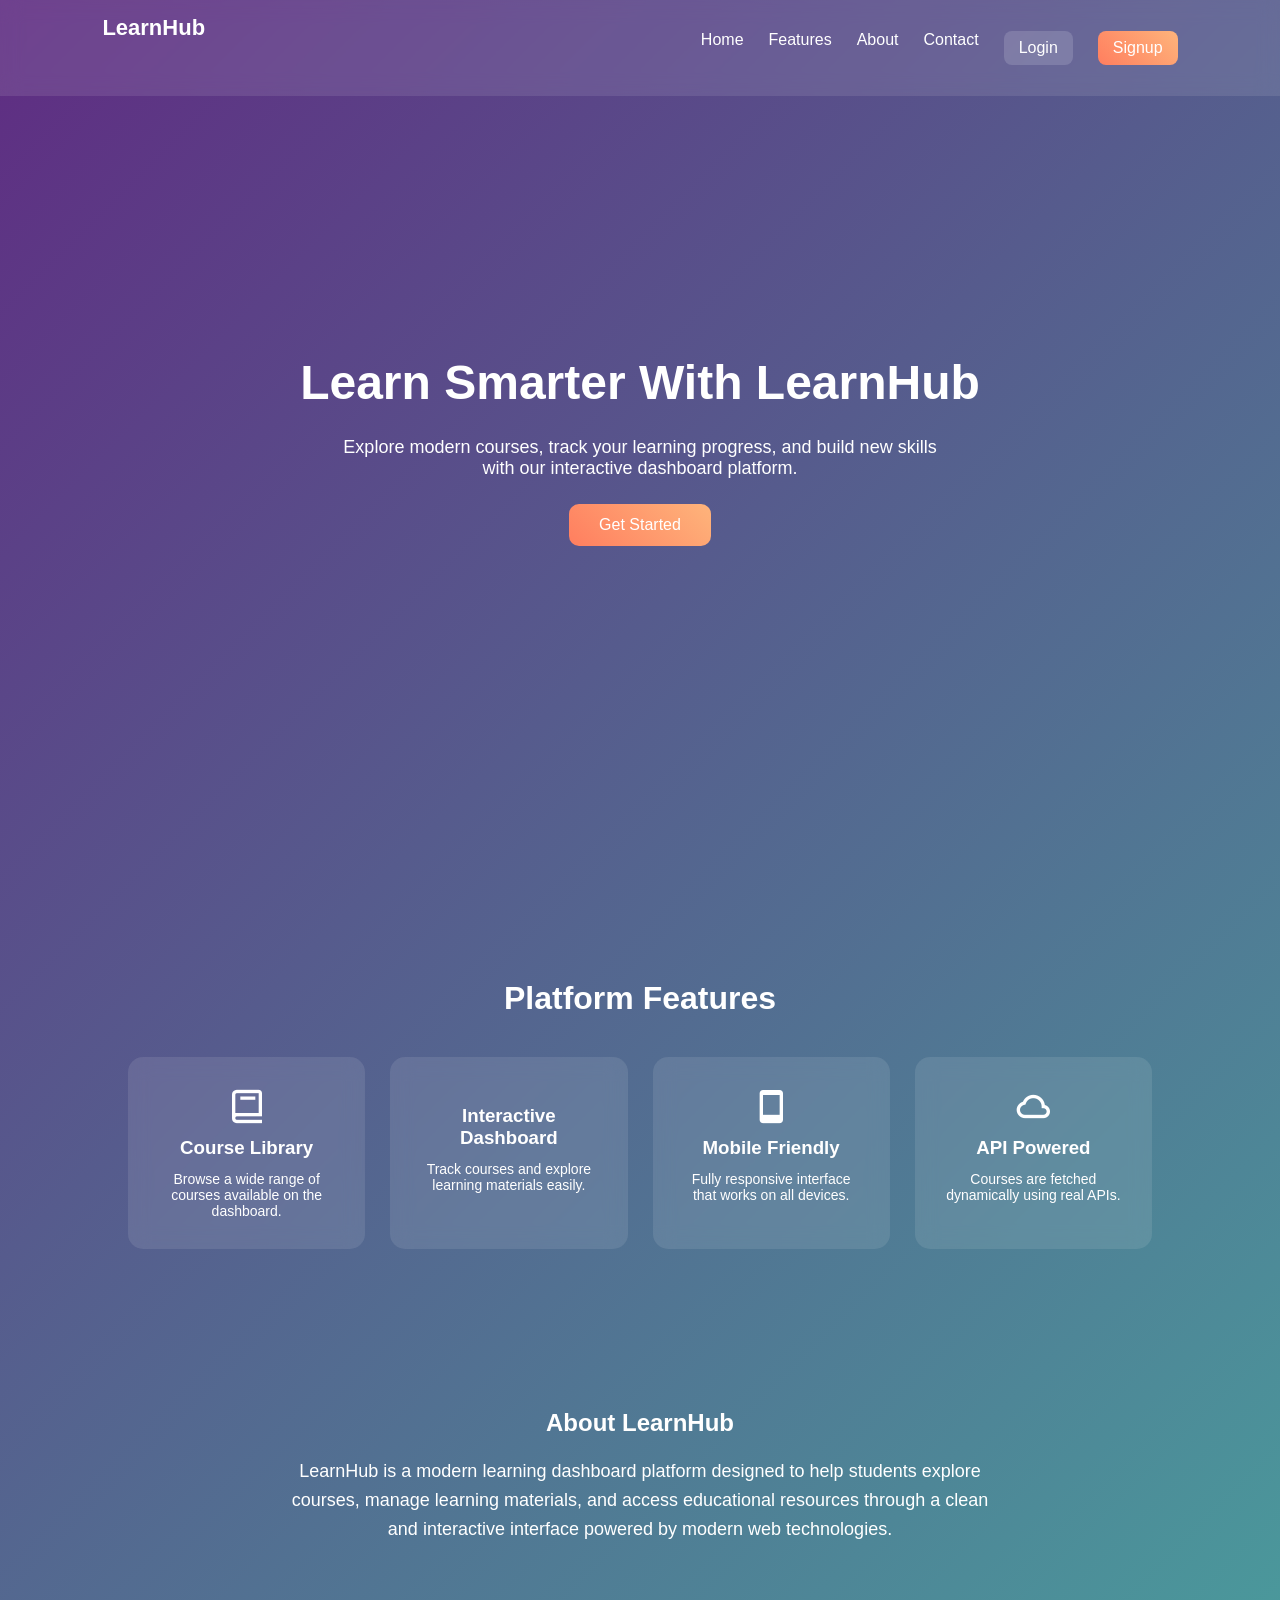
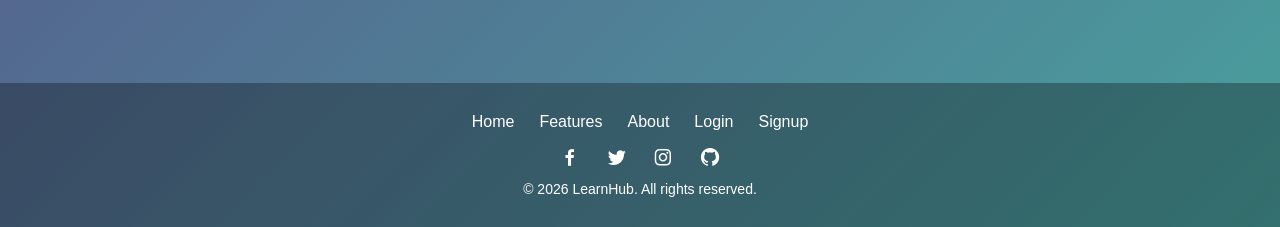
<file: index.html>
<!DOCTYPE html>
<html lang="en">

<head>

<meta charset="UTF-8">
<meta name="viewport" content="width=device-width, initial-scale=1.0">

<title>LearnHub</title>

<link href='https://unpkg.com/boxicons@2.1.4/css/boxicons.min.css' rel='stylesheet'>
<link rel="stylesheet" href="style.css">

</head>

<body>

<!-- NAVBAR -->

<nav class="navbar">

<div class="logo">LearnHub</div>

<ul class="nav-links">

<li><a href="#">Home</a></li>
<li><a href="#features">Features</a></li>
<li><a href="#about">About</a></li>
<li><a href="#footer">Contact</a></li>

<li class="nav-btn"><a href="login.html">Login</a></li>

<li class="nav-btn signup"><a href="signup.html">Signup</a></li>

</ul>

</nav>


<!-- HERO -->

<section class="hero">

<h1>Learn Smarter With LearnHub</h1>

<p>
Explore modern courses, track your learning progress,
and build new skills with our interactive dashboard platform.
</p>

<a href="signup.html">
<button>Get Started</button>
</a>

</section>


<!-- FEATURES -->

<section class="features" id="features">

<h2>Platform Features</h2>

<div class="features-grid">

<div class="feature-card">
<i class='bx bx-book'></i>
<h3>Course Library</h3>
<p>Browse a wide range of courses available on the dashboard.</p>
</div>

<div class="feature-card">
<i class='bx bx-dashboard'></i>
<h3>Interactive Dashboard</h3>
<p>Track courses and explore learning materials easily.</p>
</div>

<div class="feature-card">
<i class='bx bx-mobile'></i>
<h3>Mobile Friendly</h3>
<p>Fully responsive interface that works on all devices.</p>
</div>

<div class="feature-card">
<i class='bx bx-cloud'></i>
<h3>API Powered</h3>
<p>Courses are fetched dynamically using real APIs.</p>
</div>

</div>

</section>


<!-- ABOUT -->

<section class="about" id="about">

<h2>About LearnHub</h2>

<p>

LearnHub is a modern learning dashboard platform designed
to help students explore courses, manage learning materials,
and access educational resources through a clean and
interactive interface powered by modern web technologies.

</p>

</section>


<!-- FOOTER -->

<footer id="footer">

<div class="footer-links">

<a href="#">Home</a>
<a href="#features">Features</a>
<a href="#about">About</a>
<a href="login.html">Login</a>
<a href="signup.html">Signup</a>

</div>

<div class="socials">

<i class='bx bxl-facebook'></i>
<i class='bx bxl-twitter'></i>
<i class='bx bxl-instagram'></i>
<i class='bx bxl-github'></i>

</div>

<p style="margin-top:10px;font-size:14px;">
© 2026 LearnHub. All rights reserved.
</p>

</footer>

</body>
</html>
</file>
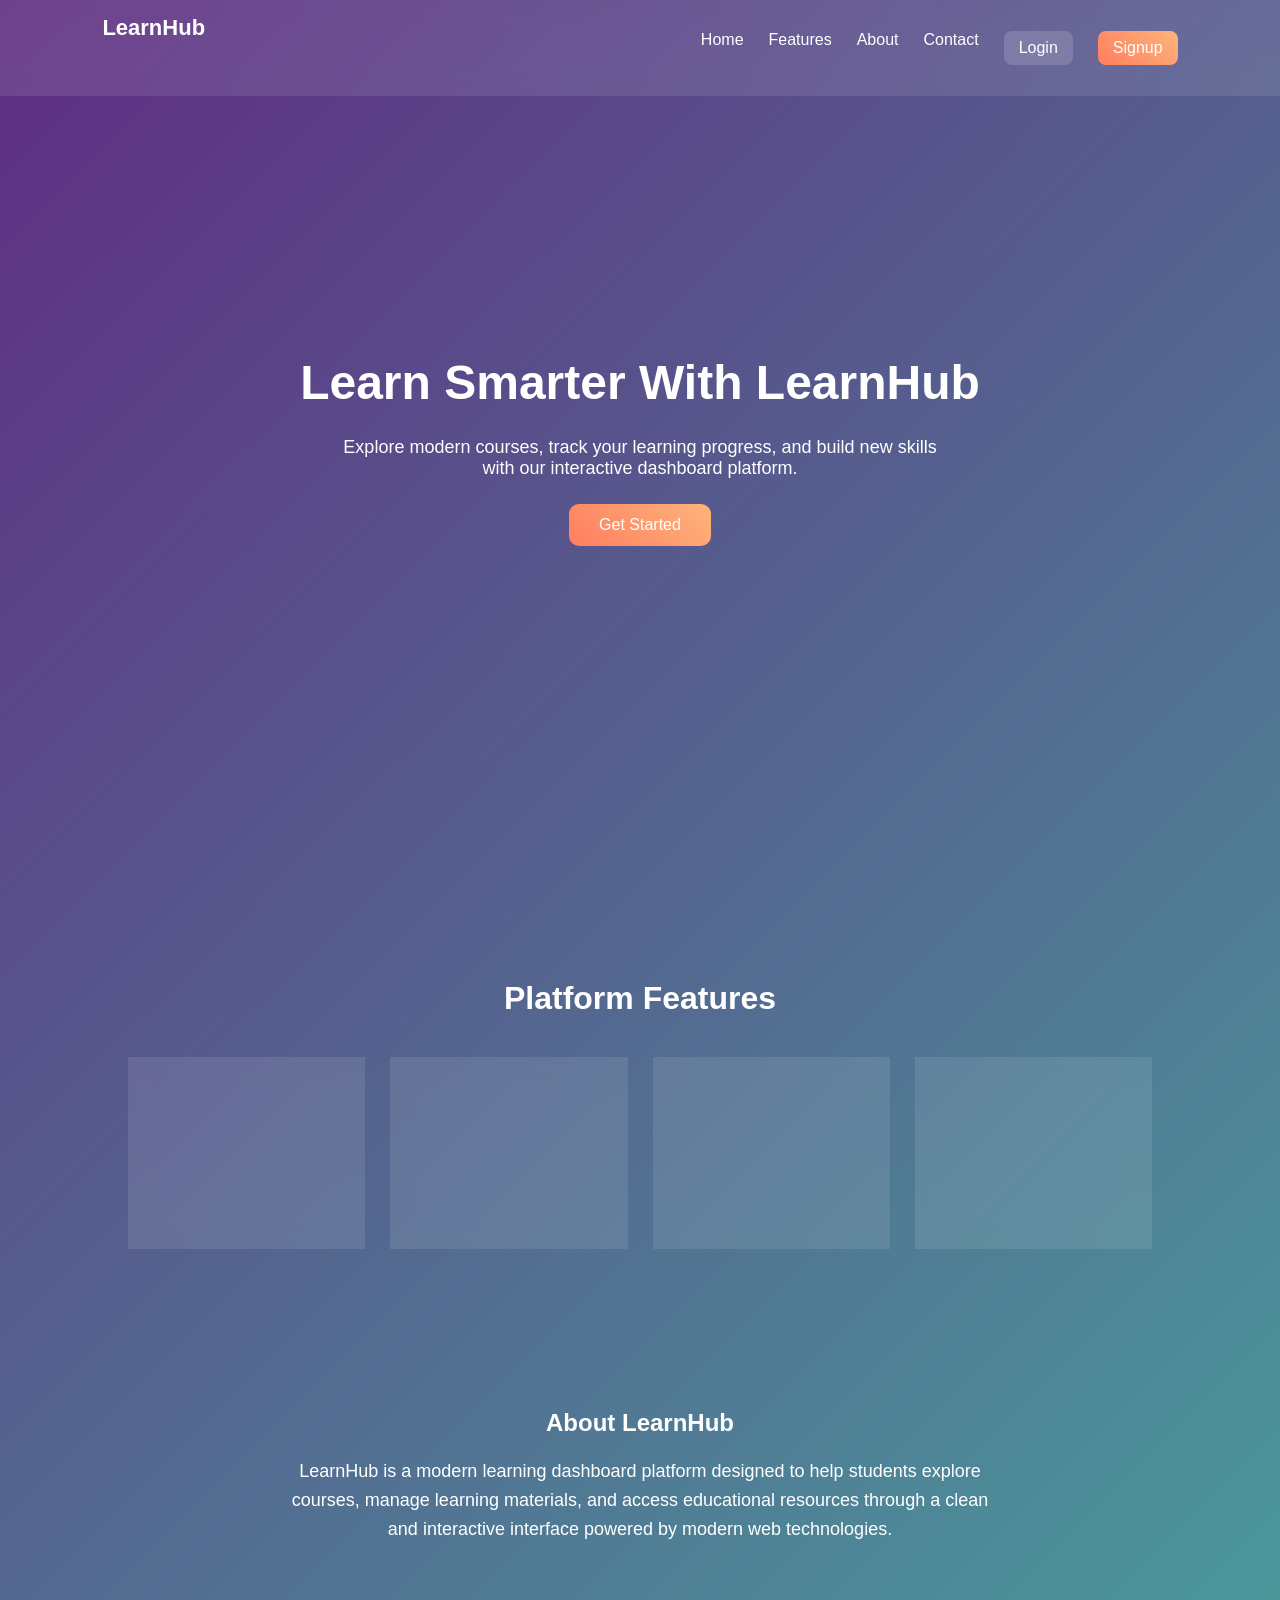
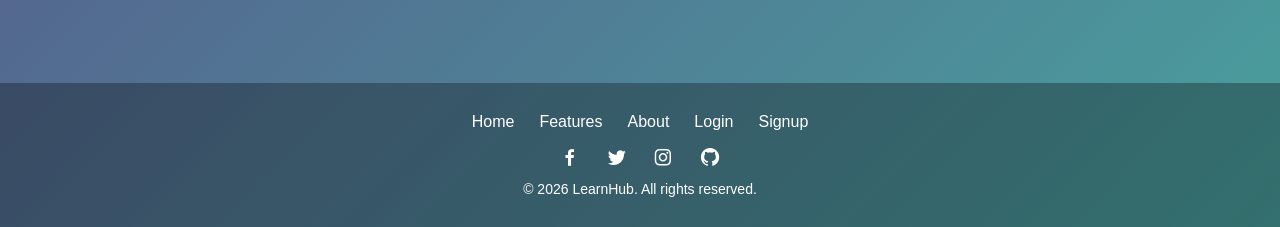
<file: dashboard-project/index.html>
<!DOCTYPE html>
<html lang="en">

<head>

<meta charset="UTF-8">
<meta name="viewport" content="width=device-width, initial-scale=1.0">

<title>LearnHub</title>

<link href='https://unpkg.com/boxicons@2.1.4/css/boxicons.min.css' rel='stylesheet'>
<link rel="stylesheet" href="style.css">

</head>

<body>

<!-- NAVBAR -->

<nav class="navbar">

<div class="logo">LearnHub</div>

<ul class="nav-links">

<li><a href="#">Home</a></li>
<li><a href="#features">Features</a></li>
<li><a href="#about">About</a></li>
<li><a href="#footer">Contact</a></li>

<li class="nav-btn"><a href="login.html">Login</a></li>

<li class="nav-btn signup"><a href="signup.html">Signup</a></li>

</ul>

</nav>


<!-- HERO -->

<section class="hero">

<h1>Learn Smarter With LearnHub</h1>

<p>
Explore modern courses, track your learning progress,
and build new skills with our interactive dashboard platform.
</p>

<a href="signup.html">
<button>Get Started</button>
</a>

</section>


<!-- FEATURES -->

<section class="features" id="features">

<h2>Platform Features</h2>

<div class="features-grid">

<div class="feature-card">
<i class='bx bx-book'></i>
<h3>Course Library</h3>
<p>Browse a wide range of courses available on the dashboard.</p>
</div>

<div class="feature-card">
<i class='bx bx-dashboard'></i>
<h3>Interactive Dashboard</h3>
<p>Track courses and explore learning materials easily.</p>
</div>

<div class="feature-card">
<i class='bx bx-mobile'></i>
<h3>Mobile Friendly</h3>
<p>Fully responsive interface that works on all devices.</p>
</div>

<div class="feature-card">
<i class='bx bx-cloud'></i>
<h3>API Powered</h3>
<p>Courses are fetched dynamically using real APIs.</p>
</div>

</div>

</section>


<!-- ABOUT -->

<section class="about" id="about">

<h2>About LearnHub</h2>

<p>

LearnHub is a modern learning dashboard platform designed
to help students explore courses, manage learning materials,
and access educational resources through a clean and
interactive interface powered by modern web technologies.

</p>

</section>


<!-- FOOTER -->

<footer id="footer">

<div class="footer-links">

<a href="#">Home</a>
<a href="#features">Features</a>
<a href="#about">About</a>
<a href="login.html">Login</a>
<a href="signup.html">Signup</a>

</div>

<div class="socials">

<i class='bx bxl-facebook'></i>
<i class='bx bxl-twitter'></i>
<i class='bx bxl-instagram'></i>
<i class='bx bxl-github'></i>

</div>

<p style="margin-top:10px;font-size:14px;">
© 2026 LearnHub. All rights reserved.
</p>

</footer>

</body>
</html>
</file>
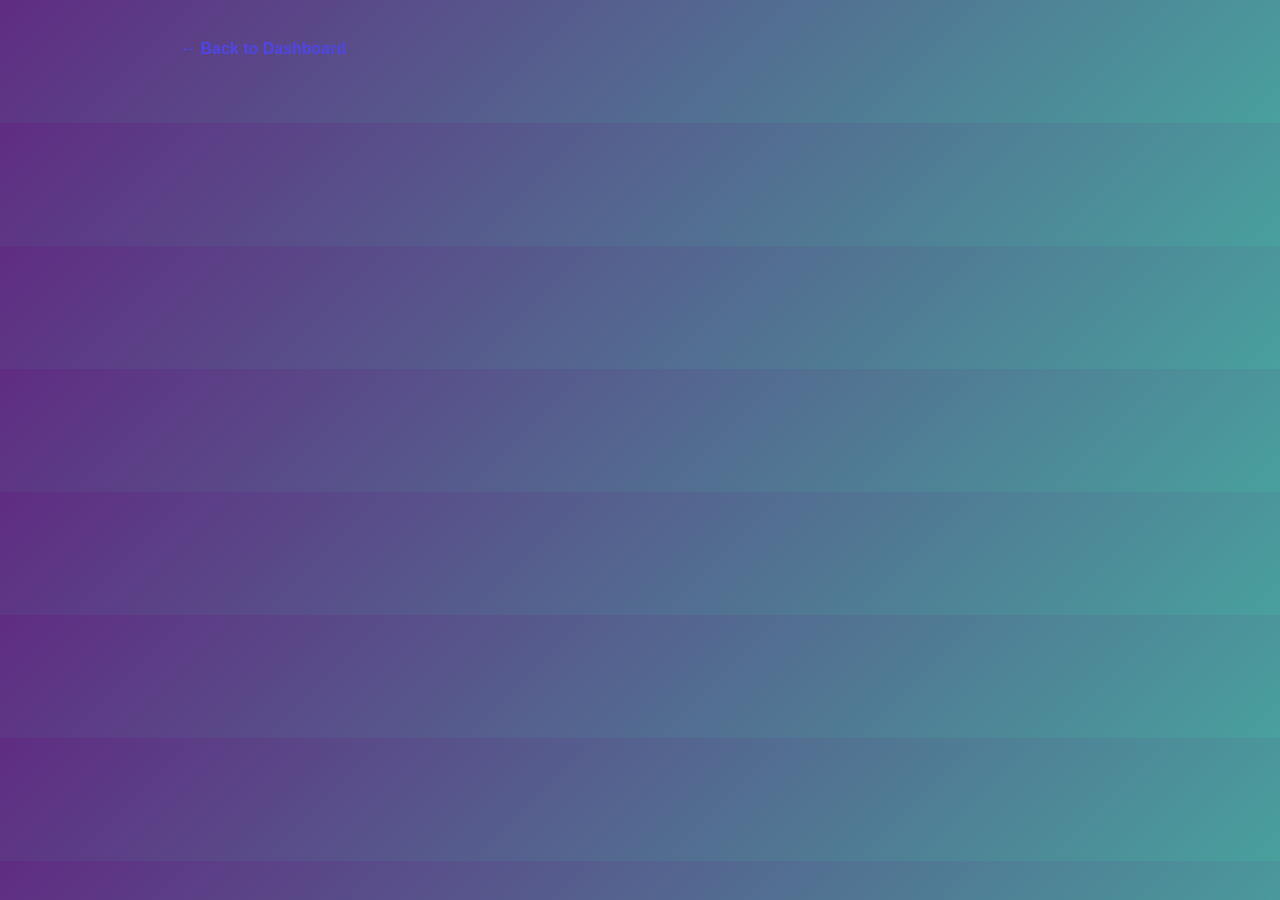
<file: course.html>
<!DOCTYPE html>
<html>
<head>
<title>Course</title>
<link rel="stylesheet" href="style.css">
</head>

<body>

<div class="course-page">

<a class="back-btn" href="dashboard.html">← Back to Dashboard</a>

<div id="course"></div>

</div>

<script src="course.js"></script>

</body>
</html>
</file>
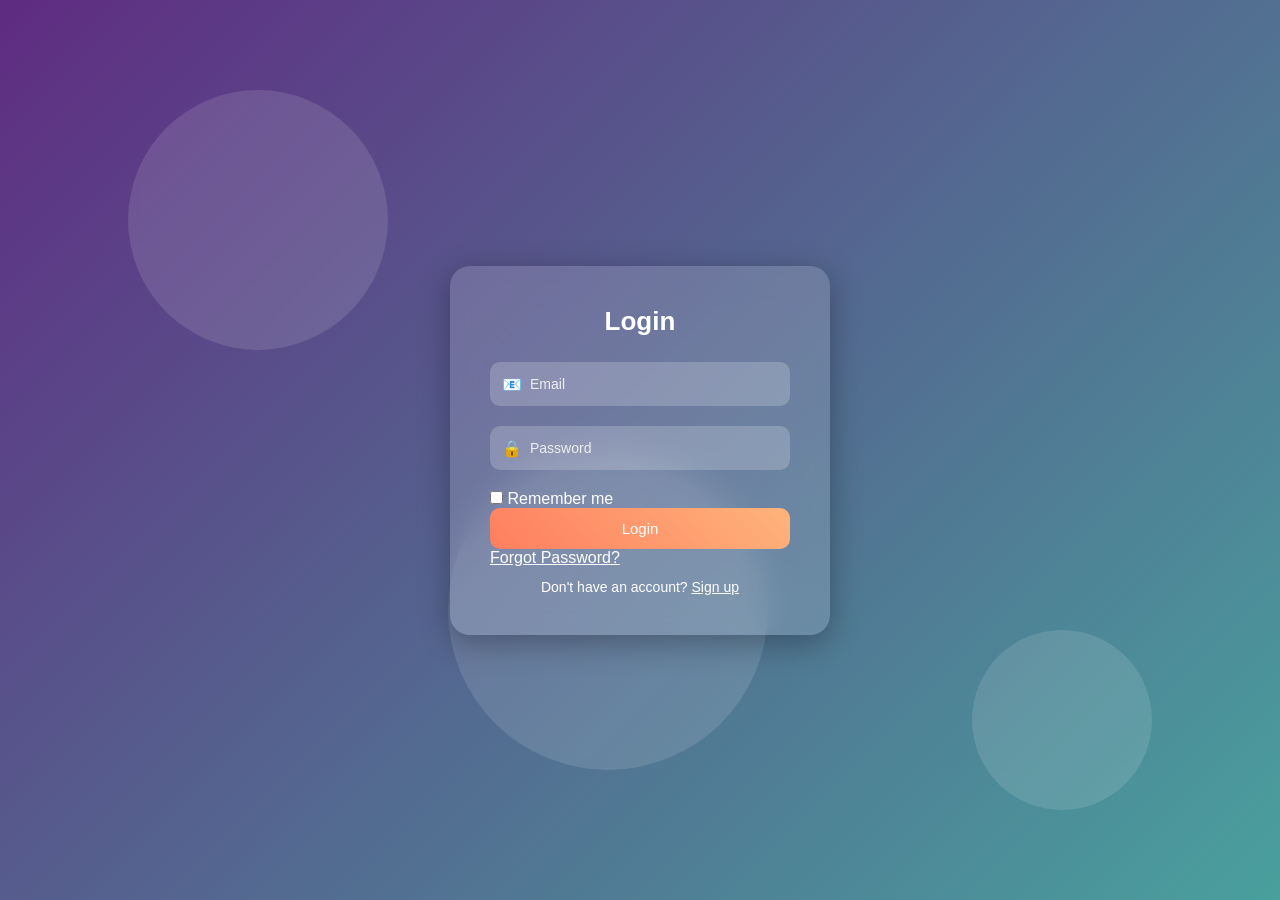
<file: dashboard.html>
<!DOCTYPE html>
<html lang="en">
<head>
<meta charset="UTF-8">
<meta name="viewport" content="width=device-width, initial-scale=1.0">
<title>Dashboard</title>
<link rel="stylesheet" href="style.css">
</head>

<body>

<div class="app">

<!-- Sidebar -->

<div class="sidebar">

<h2 class="logo">LearnHub</h2>

<ul>

<li class="active">Dashboard</li>

<li id="logoutBtn">Logout</li>

</ul>

</div>

<!-- Main -->

<div class="main">

<!-- Top Navbar -->

<div class="topbar">

<input id="searchInput" type="text" placeholder="Search courses...">

<div class="profile">

<img src="https://i.pravatar.cc/40">

<span>Student</span>

</div>

</div>

<!-- Courses -->

<div id="products" class="grid"></div>

</div>

</div>

<script src="dashboard.js"></script>

</body>
</html>
</file>
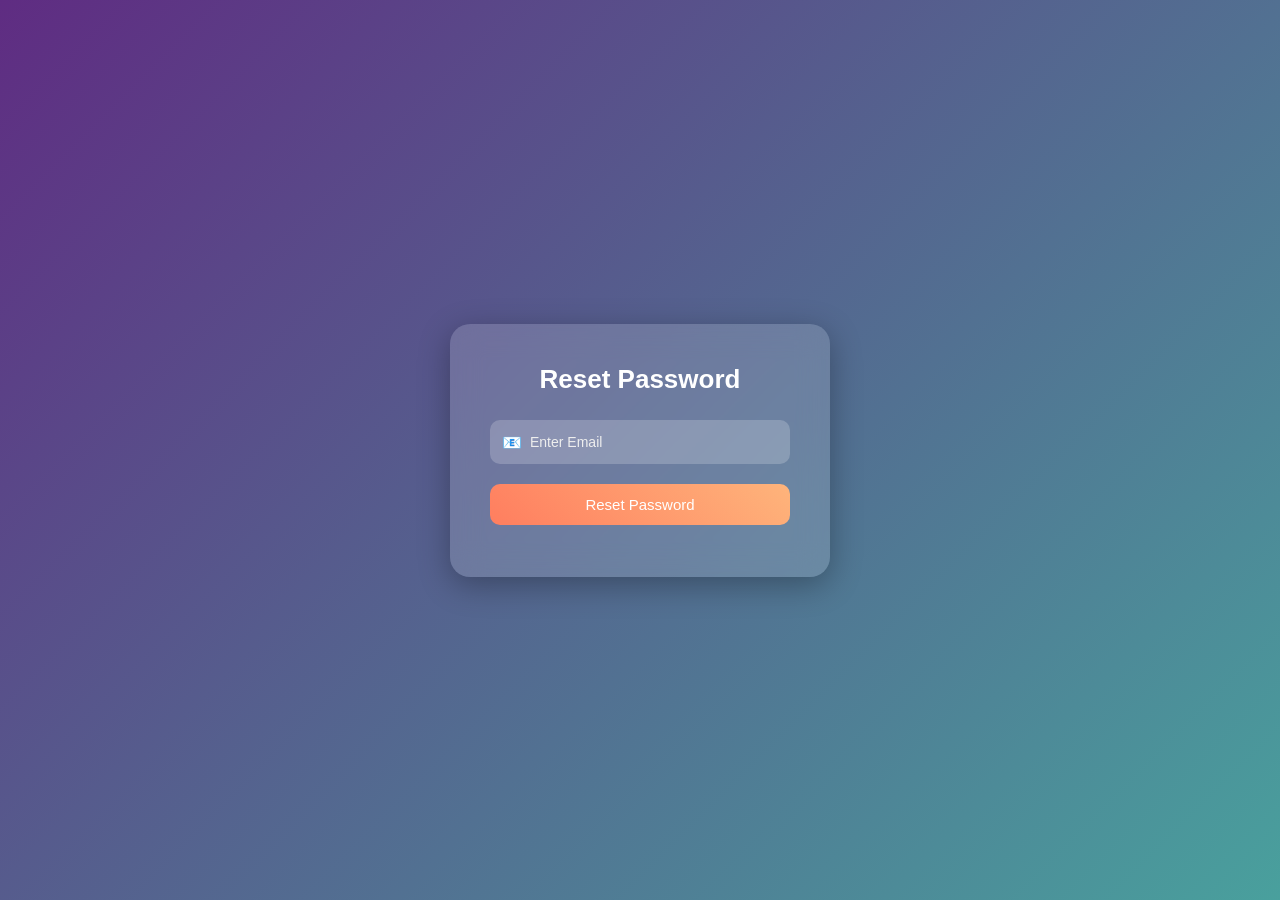
<file: forgot.html>
<!DOCTYPE html>
<html>
<head>
<title>Reset Password</title>
<link rel="stylesheet" href="style.css">
</head>

<body>

<div class="container">

<div class="card">

<h2>Reset Password</h2>

<form id="resetForm">

<div class="input-group">
<span class="icon">📧</span>
<input type="email" id="email" required>
<label>Enter Email</label>
</div>

<button type="submit">Reset Password</button>

<p id="msg"></p>

</form>

</div>

</div>

<script src="auth.js"></script>

</body>
</html>
</file>
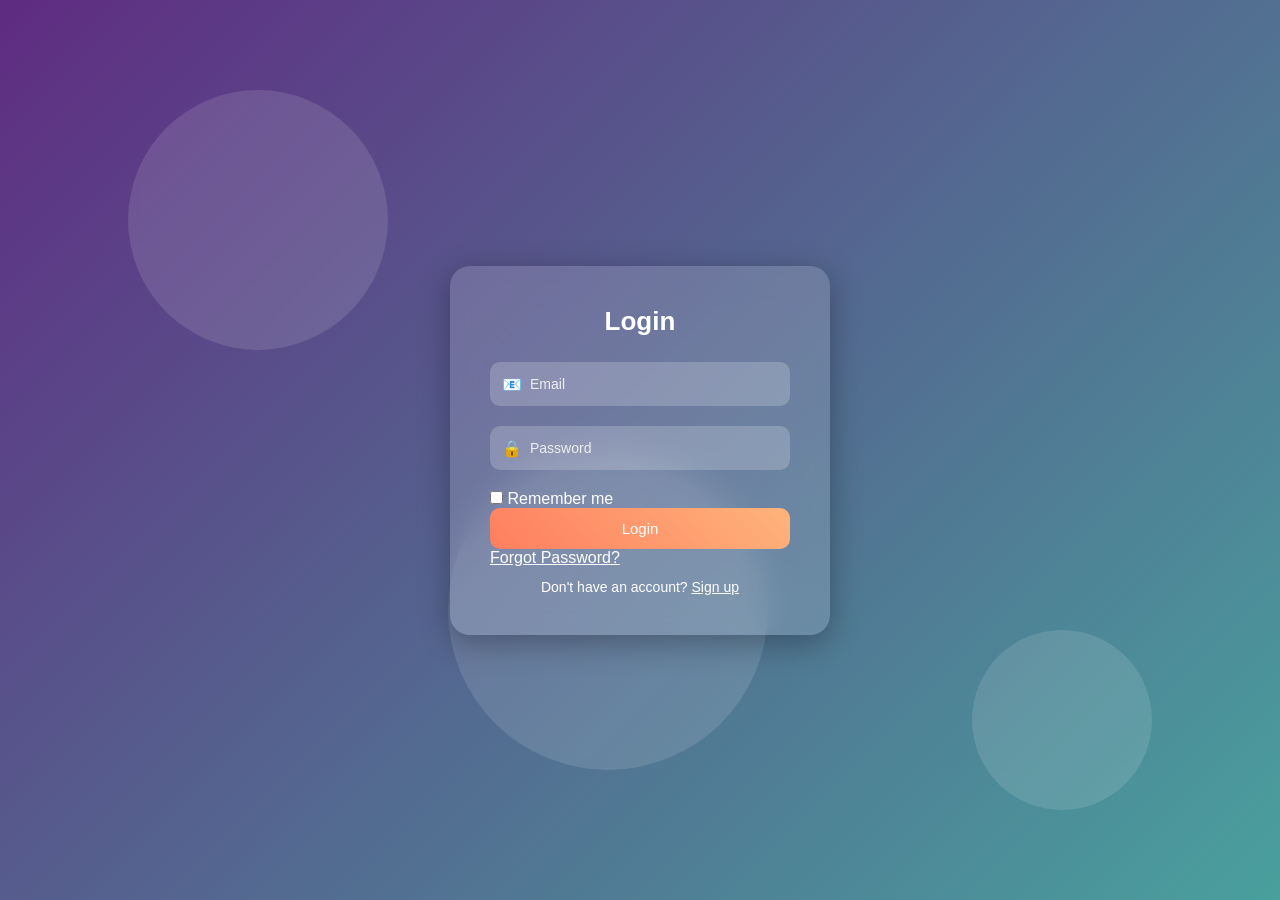
<file: login.html>
<!DOCTYPE html>
<html>
<head>
<title>Login</title>
<link rel="stylesheet" href="style.css">
</head>

<body>

<div class="bg">
<div class="circle"></div>
<div class="circle"></div>
<div class="circle"></div>
</div>

<div class="container">

<div class="card">

<h2>Login</h2>

<form id="loginForm">

<div class="input-group">
<span class="icon">📧</span>
<input type="email" id="email" required>
<label>Email</label>
</div>

<div class="input-group">
<span class="icon">🔒</span>
<input type="password" id="password" required>
<label>Password</label>
</div>

<label class="remember">
<input type="checkbox"> Remember me
</label>

<button type="submit">Login</button>

  <a href="forgot.html">Forgot Password?</a>

<p>
Don't have an account?
<a href="signup.html">Sign up</a>
</p>

</form>

</div>

</div>

<script src="auth.js"></script>

</body>
</html>
</file>
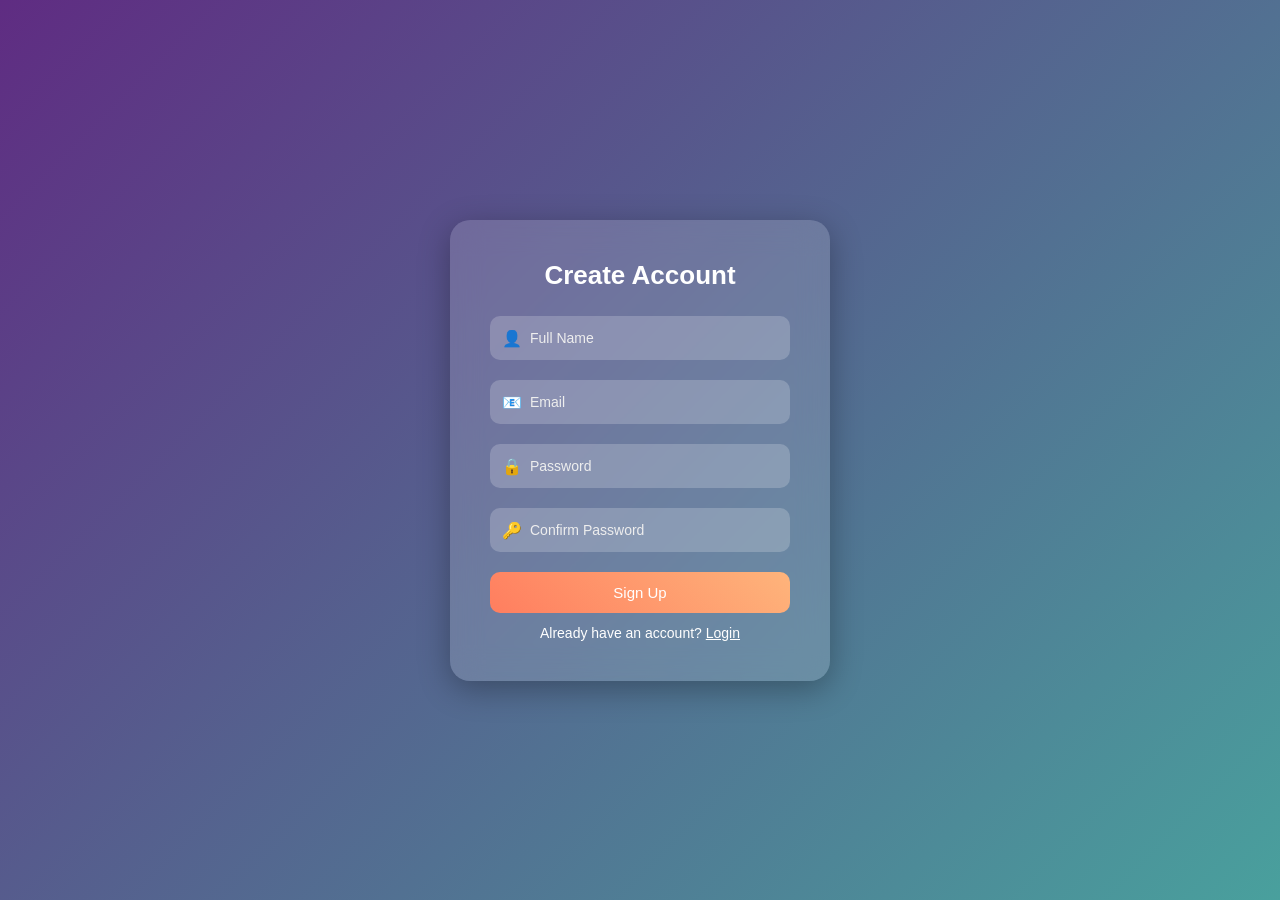
<file: signup.html>
<!DOCTYPE html>
<html>
<head>
<title>Signup</title>
<link rel="stylesheet" href="style.css">
</head>

<body>

<div class="container">

<div class="card">

<h2>Create Account</h2>

<form id="signupForm">

<div class="input-group">
<span class="icon">👤</span>
<input type="text" id="name" required>
<label>Full Name</label>
</div>

<div class="input-group">
<span class="icon">📧</span>
<input type="email" id="email" required>
<label>Email</label>
</div>

<div class="input-group">
<span class="icon">🔒</span>
<input type="password" id="password" required>
<label>Password</label>
</div>

<div class="input-group">
<span class="icon">🔑</span>
<input type="password" id="confirmPassword" required>
<label>Confirm Password</label>
</div>

<button type="submit">Sign Up</button>

<p>
Already have an account?
<a href="login.html">Login</a>
</p>

</form>

</div>

</div>

<script src="auth.js"></script>

</body>
</html>
</file>
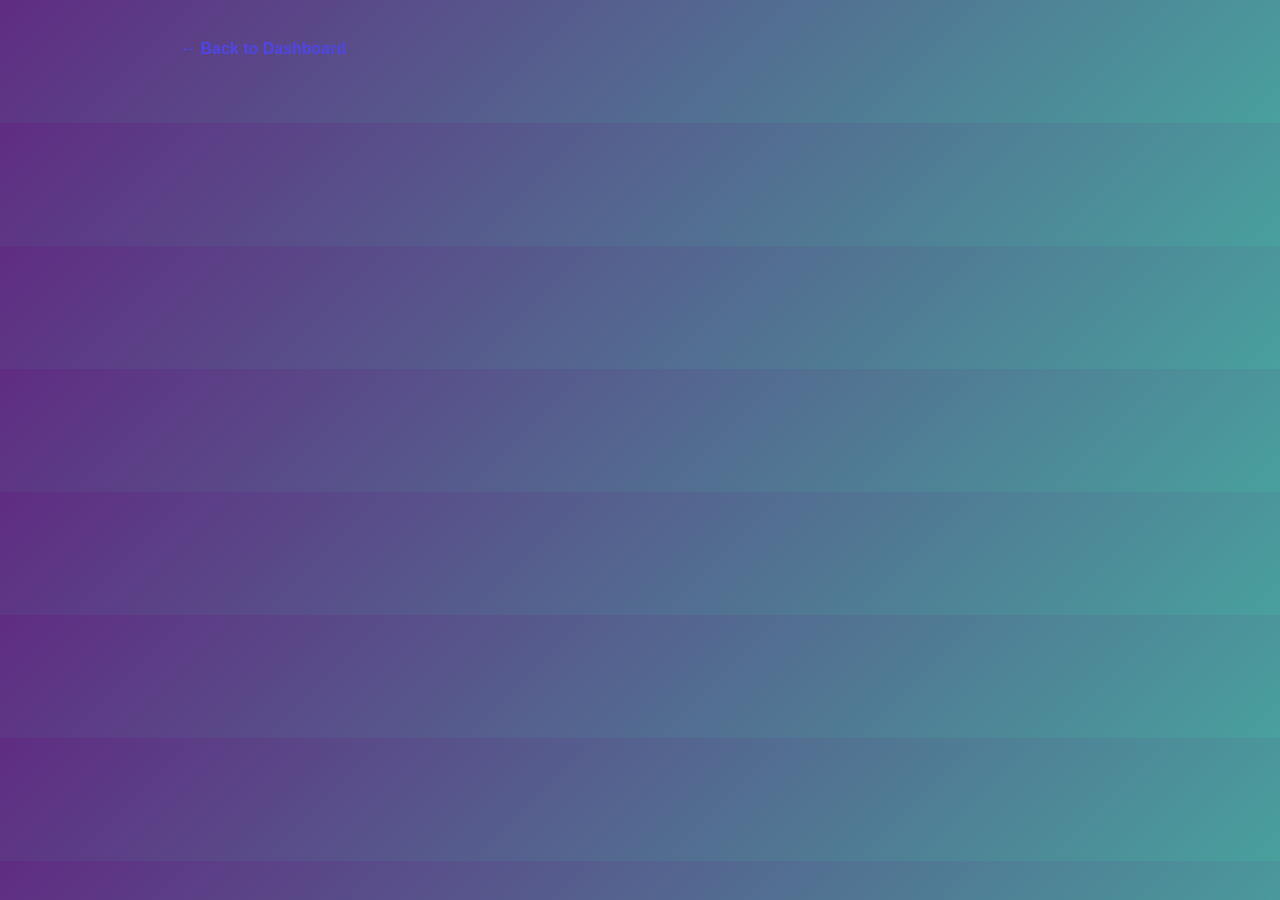
<file: dashboard-project/course.html>
<!DOCTYPE html>
<html>
<head>
<title>Course</title>
<link rel="stylesheet" href="style.css">
</head>

<body>

<div class="course-page">

<a class="back-btn" href="dashboard.html">← Back to Dashboard</a>

<div id="course"></div>

</div>

<script src="course.js"></script>

</body>
</html>
</file>
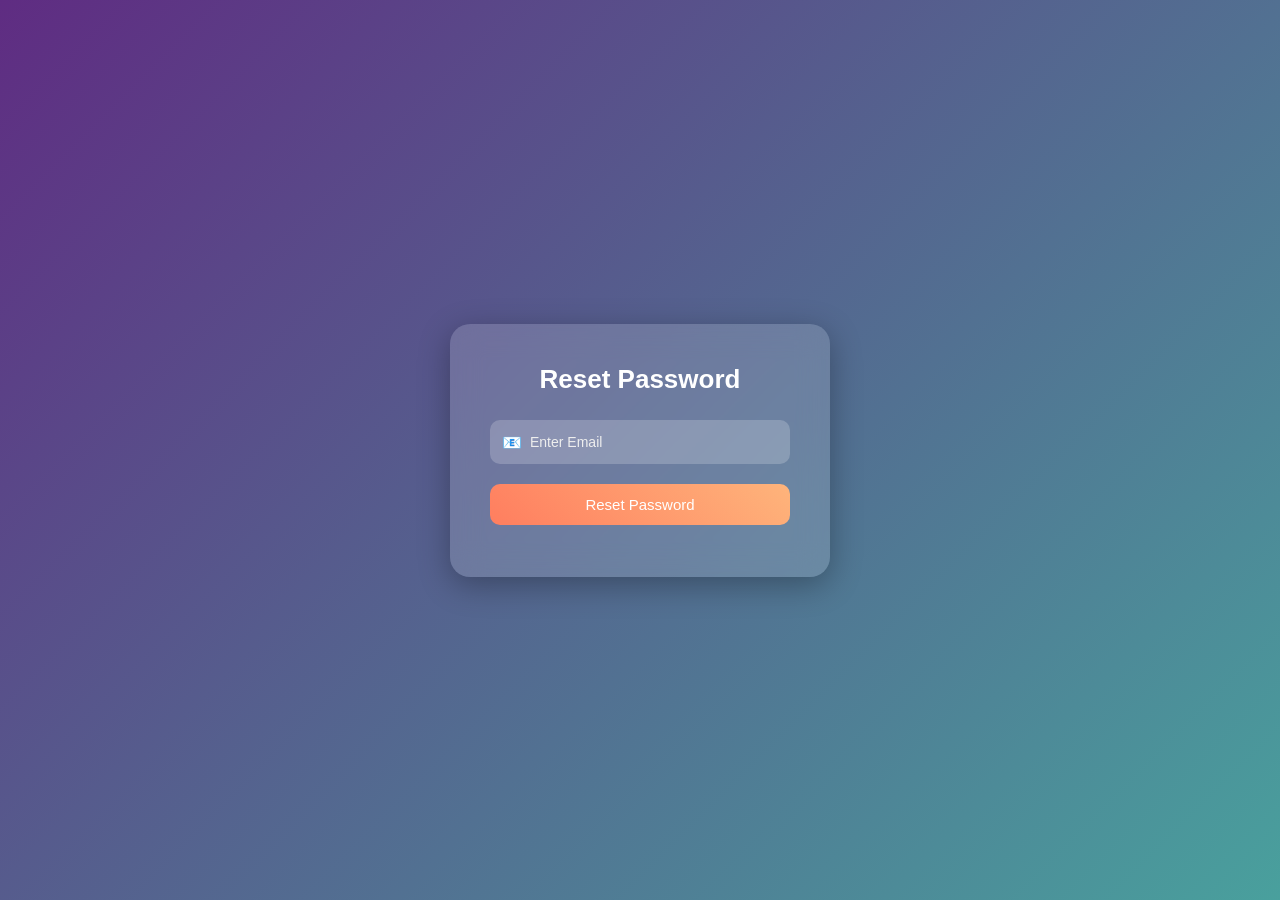
<file: dashboard-project/forgot.html>
<!DOCTYPE html>
<html>
<head>
<title>Reset Password</title>
<link rel="stylesheet" href="style.css">
</head>

<body>

<div class="container">

<div class="card">

<h2>Reset Password</h2>

<form id="resetForm">

<div class="input-group">
<span class="icon">📧</span>
<input type="email" required>
<label>Enter Email</label>
</div>

<button type="submit">Reset Password</button>

<p id="msg"></p>

</form>

</div>

</div>

<script src="auth.js"></script>

</body>
</html>
</file>
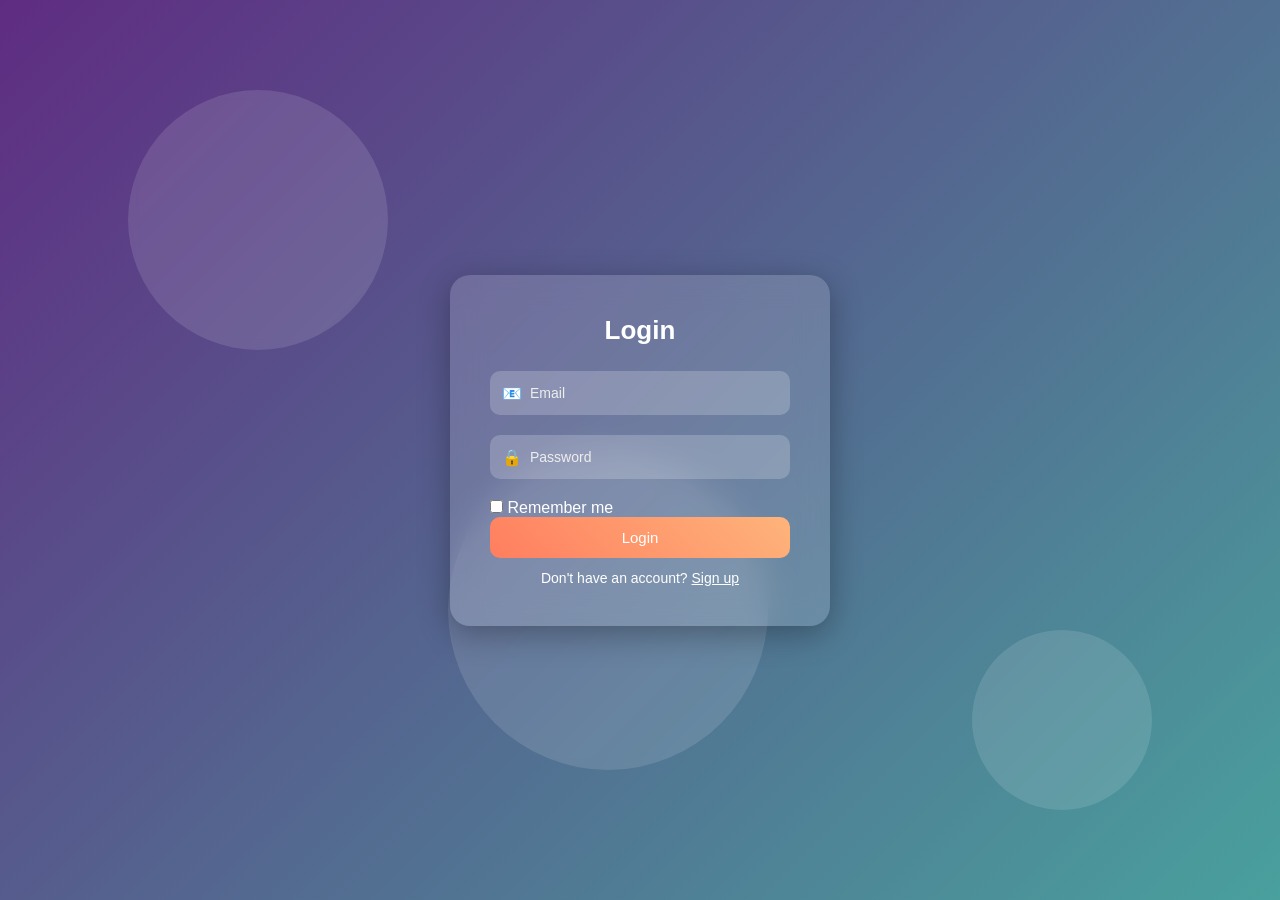
<file: dashboard-project/login.html>
<!DOCTYPE html>
<html>
<head>
<title>Login</title>
<link rel="stylesheet" href="style.css">
</head>

<body>

<div class="bg">
<div class="circle"></div>
<div class="circle"></div>
<div class="circle"></div>
</div>

<div class="container">

<div class="card">

<h2>Login</h2>

<form>

<div class="input-group">
<span class="icon">📧</span>
<input type="email" required>
<label>Email</label>
</div>

<div class="input-group">
<span class="icon">🔒</span>
<input type="password" required>
<label>Password</label>
</div>

<label class="remember">
<input type="checkbox"> Remember me
</label>

<button type="submit">Login</button>

<p>
Don't have an account?
<a href="signup.html">Sign up</a>
</p>

</form>

</div>

</div>

<script src="auth.js"></script>

</body>
</html>
</file>
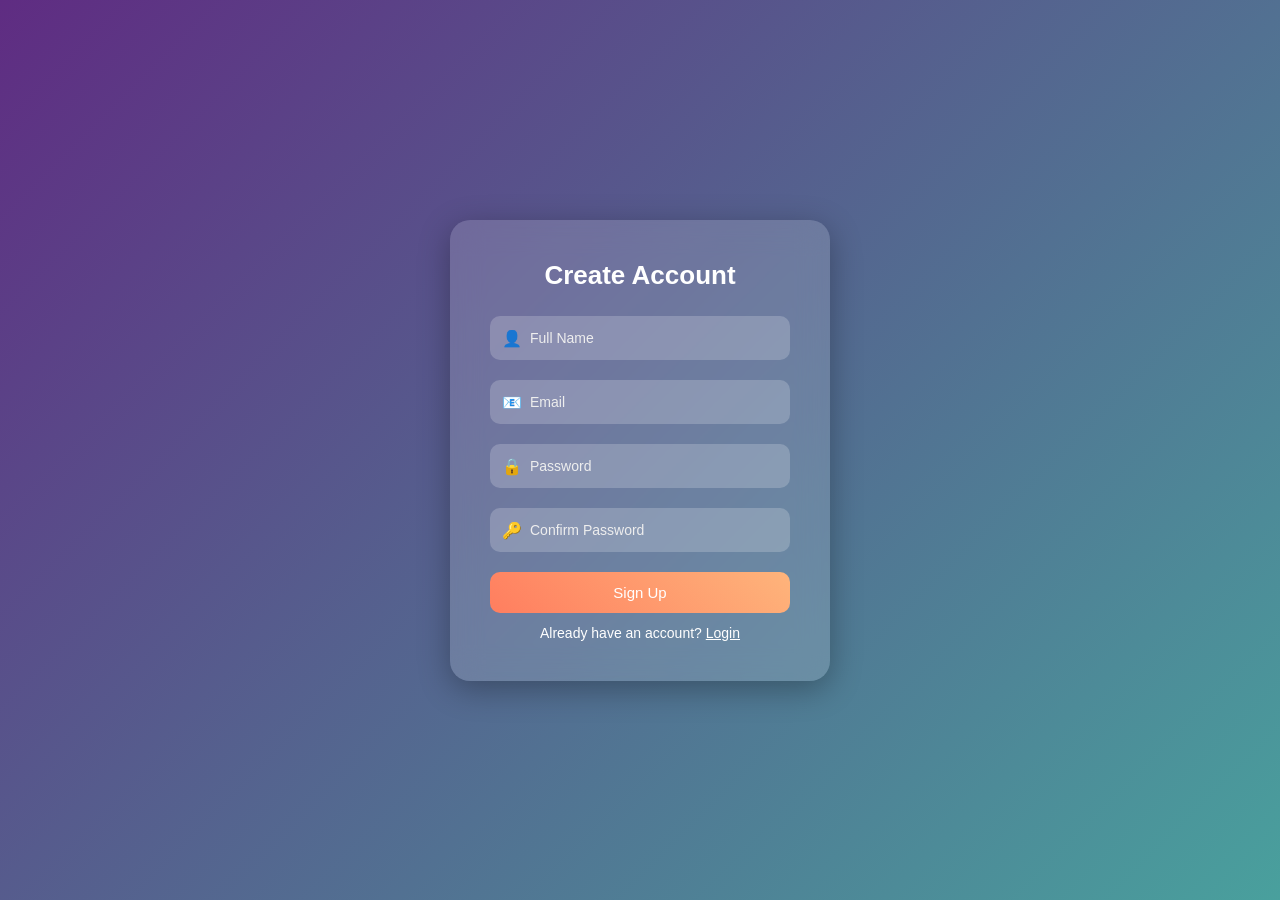
<file: dashboard-project/signup.html>
<!DOCTYPE html>
<html>
<head>
<title>Signup</title>
<link rel="stylesheet" href="style.css">
</head>

<body>

<div class="container">

<div class="card">

<h2>Create Account</h2>

<form id="signupForm">

<div class="input-group">
<span class="icon">👤</span>
<input type="text" required>
<label>Full Name</label>
</div>

<div class="input-group">
<span class="icon">📧</span>
<input type="email" required>
<label>Email</label>
</div>

<div class="input-group">
<span class="icon">🔒</span>
<input type="password" required>
<label>Password</label>
</div>

<div class="input-group">
<span class="icon">🔑</span>
<input type="password" required>
<label>Confirm Password</label>
</div>

<button type="submit">Sign Up</button>

<p>
Already have an account?
<a href="login.html">Login</a>
</p>

</form>

</div>

</div>

<script src="auth.js"></script>

</body>
</html>
</file>
<file: style.css>
/* RESET */

*{
margin:0;
padding:0;
box-sizing:border-box;
font-family:Segoe UI, sans-serif;
scroll-behavior:smooth;
}

/* BODY */

body{
background:linear-gradient(135deg,#5f2c82,#49a09d);
color:white;
}

/* ================= NAVBAR ================= */

.navbar{
position:fixed;
top:0;
width:100%;
display:flex;
justify-content:space-between;
align-items:center;
padding:15px 8%;
background:rgba(255,255,255,0.1);
backdrop-filter:blur(10px);
z-index:100;
}

.logo{
font-size:22px;
font-weight:bold;
}

.nav-links{
list-style:none;
display:flex;
gap:25px;
}

.nav-links a{
text-decoration:none;
color:white;
transition:.3s;
}

.nav-links a:hover{
opacity:.7;
}

.nav-btn{
padding:8px 15px;
border-radius:8px;
background:rgba(255,255,255,0.15);
}

.signup{
background:linear-gradient(45deg,#ff7e5f,#feb47b);
}

/* ================= HERO ================= */

.hero{
min-height:100vh;
display:flex;
flex-direction:column;
justify-content:center;
align-items:center;
text-align:center;
padding:20px;
}

.hero h1{
font-size:48px;
margin-bottom:15px;
}

.hero p{
max-width:600px;
margin-bottom:25px;
font-size:18px;
}

.hero button{
padding:12px 30px;
border:none;
border-radius:10px;
background:linear-gradient(45deg,#ff7e5f,#feb47b);
color:white;
font-size:16px;
cursor:pointer;
transition:.3s;
}

.hero button:hover{
transform:translateY(-3px);
box-shadow:0 10px 20px rgba(0,0,0,0.3);
}

/* ================= FEATURES ================= */

.features{
padding:80px 10%;
text-align:center;
}

.features h2{
margin-bottom:40px;
font-size:32px;
}

.features-grid{
display:grid;
grid-template-columns:repeat(auto-fit,minmax(220px,1fr));
gap:25px;
}

.feature-card{
background:rgba(255,255,255,0.1);
padding:30px;
border-radius:15px;
backdrop-filter:blur(10px);
transition:.3s;
}

.feature-card:hover{
transform:translateY(-8px);
}

.feature-card i{
font-size:40px;
margin-bottom:10px;
}

/* ================= ABOUT ================= */

.about{
padding:80px 10%;
text-align:center;
}

.about h2{
margin-bottom:20px;
}

.about p{
max-width:700px;
margin:auto;
font-size:18px;
line-height:1.6;
}

/* ================= FOOTER ================= */

footer{
margin-top:60px;
padding:30px 10%;
background:rgba(0,0,0,0.3);
text-align:center;
}

.footer-links{
display:flex;
justify-content:center;
gap:25px;
margin-bottom:15px;
flex-wrap:wrap;
}

.footer-links a{
color:white;
text-decoration:none;
}

.socials{
margin-top:10px;
}

.socials i{
font-size:22px;
margin:0 10px;
cursor:pointer;
transition:.3s;
}

.socials i:hover{
transform:scale(1.2);
}

/* ================= FLOATING BACKGROUND ================= */

.bg{
position:absolute;
width:100%;
height:100%;
overflow:hidden;
z-index:-1;
}

.circle{
position:absolute;
border-radius:50%;
background:rgba(255,255,255,0.12);
backdrop-filter:blur(5px);
animation:float 18s infinite ease-in-out;
}

.circle:nth-child(1){
width:260px;
height:260px;
top:10%;
left:10%;
}

.circle:nth-child(2){
width:180px;
height:180px;
bottom:10%;
right:10%;
animation-duration:20s;
}

.circle:nth-child(3){
width:320px;
height:320px;
top:50%;
left:35%;
animation-duration:25s;
}

@keyframes float{
0%{transform:translateY(0)}
50%{transform:translateY(-40px)}
100%{transform:translateY(0)}
}

/* ================= CENTER CONTAINER ================= */

.container{
width:100%;
min-height:100vh;
display:flex;
justify-content:center;
align-items:center;
padding:20px;
}

/* ================= GLASS CARD ================= */

.card{
width:380px;
padding:40px;
border-radius:20px;
background:rgba(255,255,255,0.15);
backdrop-filter:blur(15px);
box-shadow:0 8px 32px rgba(0,0,0,0.3);
animation:fadeIn .7s ease;
}

.card h2{
text-align:center;
margin-bottom:25px;
font-size:26px;
}

/* ================= INPUT GROUP ================= */

.input-group{
position:relative;
margin-bottom:20px;
}

.input-group input{
width:100%;
padding:14px 14px 14px 40px;
border:none;
border-radius:10px;
background:rgba(255,255,255,0.2);
color:white;
font-size:14px;
transition:.3s;
}

.input-group input:focus{
outline:none;
background:rgba(255,255,255,0.35);
box-shadow:0 0 10px rgba(255,255,255,0.4);
}

.icon{
position:absolute;
left:12px;
top:50%;
transform:translateY(-50%);
}

.input-group label{
position:absolute;
left:40px;
top:50%;
transform:translateY(-50%);
font-size:14px;
color:#eee;
pointer-events:none;
transition:.3s;
}

.input-group input:focus + label,
.input-group input:valid + label{
top:-8px;
font-size:12px;
background:rgba(0,0,0,0.3);
padding:2px 6px;
border-radius:5px;
}

/* ================= BUTTON ================= */

button{
width:100%;
padding:12px;
border:none;
border-radius:10px;
background:linear-gradient(45deg,#ff7e5f,#feb47b);
color:white;
font-size:15px;
cursor:pointer;
transition:.3s;
}

button:hover{
transform:translateY(-3px);
box-shadow:0 10px 20px rgba(0,0,0,0.3);
}

/* ================= TEXT LINKS ================= */

p{
text-align:center;
font-size:14px;
margin-top:12px;
}

a{
color:white;
text-decoration:underline;
transition:.3s;
}

a:hover{
opacity:.7;
}

/* ================= ANIMATION ================= */

@keyframes fadeIn{
from{
opacity:0;
transform:translateY(20px);
}
to{
opacity:1;
transform:translateY(0);
}
}

/* ================= MOBILE ================= */

@media(max-width:768px){

.nav-links{
display:none;
}

.hero h1{
font-size:34px;
}

}

@media(max-width:500px){

.card{
width:90%;
padding:30px;
}

}

/* APP LAYOUT */

.app{
display:flex;
min-height:100vh;
background:#f4f6fb;
}

/* SIDEBAR */

.sidebar{
width:220px;
background:#1e1e2f;
color:white;
padding:25px;
display:flex;
flex-direction:column;
}

.logo{
margin-bottom:40px;
}

.sidebar ul{
list-style:none;
}

.sidebar li{
padding:12px;
margin-bottom:10px;
cursor:pointer;
border-radius:8px;
transition:.3s;
}

.sidebar li:hover{
background:#33334d;
}

.sidebar .active{
background:#4f46e5;
}

/* MAIN AREA */

.main{
flex:1;
padding:25px;
}

/* TOPBAR */

.topbar{
display:flex;
justify-content:space-between;
align-items:center;
margin-bottom:30px;
}

.topbar input{
width:260px;
padding:10px 15px;
border-radius:10px;
border:1px solid #ddd;
outline:none;
}

/* PROFILE */

.profile{
display:flex;
align-items:center;
gap:10px;
}

.profile img{
border-radius:50%;
width:40px;
height:40px;
}

/* GRID */

.grid{
display:grid;
grid-template-columns:repeat(auto-fit,minmax(220px,1fr));
gap:25px;
}

/* PRODUCT CARD */

/* PRODUCT CARD */

.product{
background:#1e1e2f;
color:white;
border-radius:14px;
padding:20px;
box-shadow:0 5px 18px rgba(0,0,0,0.3);
cursor:pointer;
transition:.3s;
text-align:center;
}

.product:hover{
transform:translateY(-6px);
}

/* IMAGE */

.product img{
width:100%;
height:160px;
object-fit:contain;
background:#2a2a40;
padding:12px;
border-radius:10px;
margin-bottom:12px;
}

/* TITLE */

.product h4{
font-size:15px;
margin-bottom:8px;
line-height:1.4;
word-break:break-word;
}

/* PRICE */

.product p{
font-weight:bold;
color:#ffb347;
margin-top:6px;
}
/* LOADING SKELETON */

.skeleton{
height:250px;
border-radius:14px;
background:linear-gradient(
90deg,
#eeeeee 25%,
#f5f5f5 37%,
#eeeeee 63%
);
background-size:400% 100%;
animation:loading 1.4s ease infinite;
}

@keyframes loading{
0%{background-position:100% 0}
100%{background-position:-100% 0}
}

/* MOBILE */

@media(max-width:768px){

.sidebar{
display:none;
}

.topbar input{
width:160px;
}

}

/* COURSE PAGE */

.course-page{
max-width:1000px;
margin:auto;
padding:40px;
}

/* BACK BUTTON */

.back-btn{
display:inline-block;
margin-bottom:25px;
text-decoration:none;
color:#4f46e5;
font-weight:bold;
}

/* COURSE CARD */

.course-card{
display:flex;
gap:40px;
background:#1e1e2f;
color:white;
padding:30px;
border-radius:16px;
box-shadow:0 10px 30px rgba(0,0,0,0.3);
}

/* IMAGE */

.course-image{
flex:1;
display:flex;
align-items:center;
justify-content:center;
background:#2a2a40;
border-radius:12px;
padding:20px;
}

.course-image img{
max-width:100%;
max-height:320px;
object-fit:contain;
}

/* INFO */

.course-info{
flex:2;
}

.course-info h2{
margin-bottom:10px;
}

.category{
color:#aaa;
margin-bottom:15px;
}

.desc{
line-height:1.6;
margin-bottom:20px;
}

.price{
color:#ffb347;
margin-bottom:20px;
}

/* BUTTON */

.buy-btn{
padding:12px 25px;
border:none;
border-radius:8px;
background:#4f46e5;
color:white;
cursor:pointer;
font-size:15px;
transition:.3s;
}

.buy-btn:hover{
background:#4338ca;
}

/* MOBILE */

@media(max-width:768px){

.course-card{
flex-direction:column;
}

}
</file>
<file: dashboard-project/style.css>
/* RESET */

*{
margin:0;
padding:0;
box-sizing:border-box;
font-family:Segoe UI, sans-serif;
scroll-behavior:smooth;
}

/* BODY */

body{
background:linear-gradient(135deg,#5f2c82,#49a09d);
color:white;
}

/* ================= NAVBAR ================= */

.navbar{
position:fixed;
top:0;
width:100%;
display:flex;
justify-content:space-between;
align-items:center;
padding:15px 8%;
background:rgba(255,255,255,0.1);
backdrop-filter:blur(10px);
z-index:100;
}

.logo{
font-size:22px;
font-weight:bold;
}

.nav-links{
list-style:none;
display:flex;
gap:25px;
}

.nav-links a{
text-decoration:none;
color:white;
transition:.3s;
}

.nav-links a:hover{
opacity:.7;
}

.nav-btn{
padding:8px 15px;
border-radius:8px;
background:rgba(255,255,255,0.15);
}

.signup{
background:linear-gradient(45deg,#ff7e5f,#feb47b);
}

/* ================= HERO ================= */

.hero{
min-height:100vh;
display:flex;
flex-direction:column;
justify-content:center;
align-items:center;
text-align:center;
padding:20px;
}

.hero h1{
font-size:48px;
margin-bottom:15px;
}

.hero p{
max-width:600px;
margin-bottom:25px;
font-size:18px;
}

.hero button{
padding:12px 30px;
border:none;
border-radius:10px;
background:linear-gradient(45deg,#ff7e5f,#feb47b);
color:white;
font-size:16px;
cursor:pointer;
transition:.3s;
}

.hero button:hover{
transform:translateY(-3px);
box-shadow:0 10px 20px rgba(0,0,0,0.3);
}

/* ================= FEATURES ================= */

.features{
padding:80px 10%;
text-align:center;
}

.features h2{
margin-bottom:40px;
font-size:32px;
}

.features-grid{
display:grid;
grid-template-columns:repeat(auto-fit,minmax(220px,1fr));
gap:25px;
}

.feature-card{
background:rgba(255,255,255,0.1);
padding:30px;
border-radius:15px;
backdrop-filter:blur(10px);
transition:.3s;
}

.feature-card:hover{
transform:translateY(-8px);
}

.feature-card i{
font-size:40px;
margin-bottom:10px;
}

/* ================= ABOUT ================= */

.about{
padding:80px 10%;
text-align:center;
}

.about h2{
margin-bottom:20px;
}

.about p{
max-width:700px;
margin:auto;
font-size:18px;
line-height:1.6;
}

/* ================= FOOTER ================= */

footer{
margin-top:60px;
padding:30px 10%;
background:rgba(0,0,0,0.3);
text-align:center;
}

.footer-links{
display:flex;
justify-content:center;
gap:25px;
margin-bottom:15px;
flex-wrap:wrap;
}

.footer-links a{
color:white;
text-decoration:none;
}

.socials{
margin-top:10px;
}

.socials i{
font-size:22px;
margin:0 10px;
cursor:pointer;
transition:.3s;
}

.socials i:hover{
transform:scale(1.2);
}

/* ================= FLOATING BACKGROUND ================= */

.bg{
position:absolute;
width:100%;
height:100%;
overflow:hidden;
z-index:-1;
}

.circle{
position:absolute;
border-radius:50%;
background:rgba(255,255,255,0.12);
backdrop-filter:blur(5px);
animation:float 18s infinite ease-in-out;
}

.circle:nth-child(1){
width:260px;
height:260px;
top:10%;
left:10%;
}

.circle:nth-child(2){
width:180px;
height:180px;
bottom:10%;
right:10%;
animation-duration:20s;
}

.circle:nth-child(3){
width:320px;
height:320px;
top:50%;
left:35%;
animation-duration:25s;
}

@keyframes float{
0%{transform:translateY(0)}
50%{transform:translateY(-40px)}
100%{transform:translateY(0)}
}

/* ================= CENTER CONTAINER ================= */

.container{
width:100%;
min-height:100vh;
display:flex;
justify-content:center;
align-items:center;
padding:20px;
}

/* ================= GLASS CARD ================= */

.card{
width:380px;
padding:40px;
border-radius:20px;
background:rgba(255,255,255,0.15);
backdrop-filter:blur(15px);
box-shadow:0 8px 32px rgba(0,0,0,0.3);
animation:fadeIn .7s ease;
}

.card h2{
text-align:center;
margin-bottom:25px;
font-size:26px;
}

/* ================= INPUT GROUP ================= */

.input-group{
position:relative;
margin-bottom:20px;
}

.input-group input{
width:100%;
padding:14px 14px 14px 40px;
border:none;
border-radius:10px;
background:rgba(255,255,255,0.2);
color:white;
font-size:14px;
transition:.3s;
}

.input-group input:focus{
outline:none;
background:rgba(255,255,255,0.35);
box-shadow:0 0 10px rgba(255,255,255,0.4);
}

.icon{
position:absolute;
left:12px;
top:50%;
transform:translateY(-50%);
}

.input-group label{
position:absolute;
left:40px;
top:50%;
transform:translateY(-50%);
font-size:14px;
color:#eee;
pointer-events:none;
transition:.3s;
}

.input-group input:focus + label,
.input-group input:valid + label{
top:-8px;
font-size:12px;
background:rgba(0,0,0,0.3);
padding:2px 6px;
border-radius:5px;
}

/* ================= BUTTON ================= */

button{
width:100%;
padding:12px;
border:none;
border-radius:10px;
background:linear-gradient(45deg,#ff7e5f,#feb47b);
color:white;
font-size:15px;
cursor:pointer;
transition:.3s;
}

button:hover{
transform:translateY(-3px);
box-shadow:0 10px 20px rgba(0,0,0,0.3);
}

/* ================= TEXT LINKS ================= */

p{
text-align:center;
font-size:14px;
margin-top:12px;
}

a{
color:white;
text-decoration:underline;
transition:.3s;
}

a:hover{
opacity:.7;
}

/* ================= ANIMATION ================= */

@keyframes fadeIn{
from{
opacity:0;
transform:translateY(20px);
}
to{
opacity:1;
transform:translateY(0);
}
}

/* ================= MOBILE ================= */

@media(max-width:768px){

.nav-links{
display:none;
}

.hero h1{
font-size:34px;
}

}

@media(max-width:500px){

.card{
width:90%;
padding:30px;
}

}

/* APP LAYOUT */

.app{
display:flex;
min-height:100vh;
background:#f4f6fb;
}

/* SIDEBAR */

.sidebar{
width:220px;
background:#1e1e2f;
color:white;
padding:25px;
display:flex;
flex-direction:column;
}

.logo{
margin-bottom:40px;
}

.sidebar ul{
list-style:none;
}

.sidebar li{
padding:12px;
margin-bottom:10px;
cursor:pointer;
border-radius:8px;
transition:.3s;
}

.sidebar li:hover{
background:#33334d;
}

.sidebar .active{
background:#4f46e5;
}

/* MAIN AREA */

.main{
flex:1;
padding:25px;
}

/* TOPBAR */

.topbar{
display:flex;
justify-content:space-between;
align-items:center;
margin-bottom:30px;
}

.topbar input{
width:260px;
padding:10px 15px;
border-radius:10px;
border:1px solid #ddd;
outline:none;
}

/* PROFILE */

.profile{
display:flex;
align-items:center;
gap:10px;
}

.profile img{
border-radius:50%;
width:40px;
height:40px;
}

/* GRID */

.grid{
display:grid;
grid-template-columns:repeat(auto-fit,minmax(220px,1fr));
gap:25px;
}

/* PRODUCT CARD */

/* PRODUCT CARD */

.product{
background:#1e1e2f;
color:white;
border-radius:14px;
padding:20px;
box-shadow:0 5px 18px rgba(0,0,0,0.3);
cursor:pointer;
transition:.3s;
text-align:center;
}

.product:hover{
transform:translateY(-6px);
}

/* IMAGE */

.product img{
width:100%;
height:160px;
object-fit:contain;
background:#2a2a40;
padding:12px;
border-radius:10px;
margin-bottom:12px;
}

/* TITLE */

.product h4{
font-size:15px;
margin-bottom:8px;
line-height:1.4;
word-break:break-word;
}

/* PRICE */

.product p{
font-weight:bold;
color:#ffb347;
margin-top:6px;
}
/* LOADING SKELETON */

.skeleton{
height:250px;
border-radius:14px;
background:linear-gradient(
90deg,
#eeeeee 25%,
#f5f5f5 37%,
#eeeeee 63%
);
background-size:400% 100%;
animation:loading 1.4s ease infinite;
}

@keyframes loading{
0%{background-position:100% 0}
100%{background-position:-100% 0}
}

/* MOBILE */

@media(max-width:768px){

.sidebar{
display:none;
}

.topbar input{
width:160px;
}

}

/* COURSE PAGE */

.course-page{
max-width:1000px;
margin:auto;
padding:40px;
}

/* BACK BUTTON */

.back-btn{
display:inline-block;
margin-bottom:25px;
text-decoration:none;
color:#4f46e5;
font-weight:bold;
}

/* COURSE CARD */

.course-card{
display:flex;
gap:40px;
background:#1e1e2f;
color:white;
padding:30px;
border-radius:16px;
box-shadow:0 10px 30px rgba(0,0,0,0.3);
}

/* IMAGE */

.course-image{
flex:1;
display:flex;
align-items:center;
justify-content:center;
background:#2a2a40;
border-radius:12px;
padding:20px;
}

.course-image img{
max-width:100%;
max-height:320px;
object-fit:contain;
}

/* INFO */

.course-info{
flex:2;
}

.course-info h2{
margin-bottom:10px;
}

.category{
color:#aaa;
margin-bottom:15px;
}

.desc{
line-height:1.6;
margin-bottom:20px;
}

.price{
color:#ffb347;
margin-bottom:20px;
}

/* BUTTON */

.buy-btn{
padding:12px 25px;
border:none;
border-radius:8px;
background:#4f46e5;
color:white;
cursor:pointer;
font-size:15px;
transition:.3s;
}

.buy-btn:hover{
background:#4338ca;
}

/* MOBILE */

@media(max-width:768px){

.course-card{
flex-direction:column;
}

}
</file>
